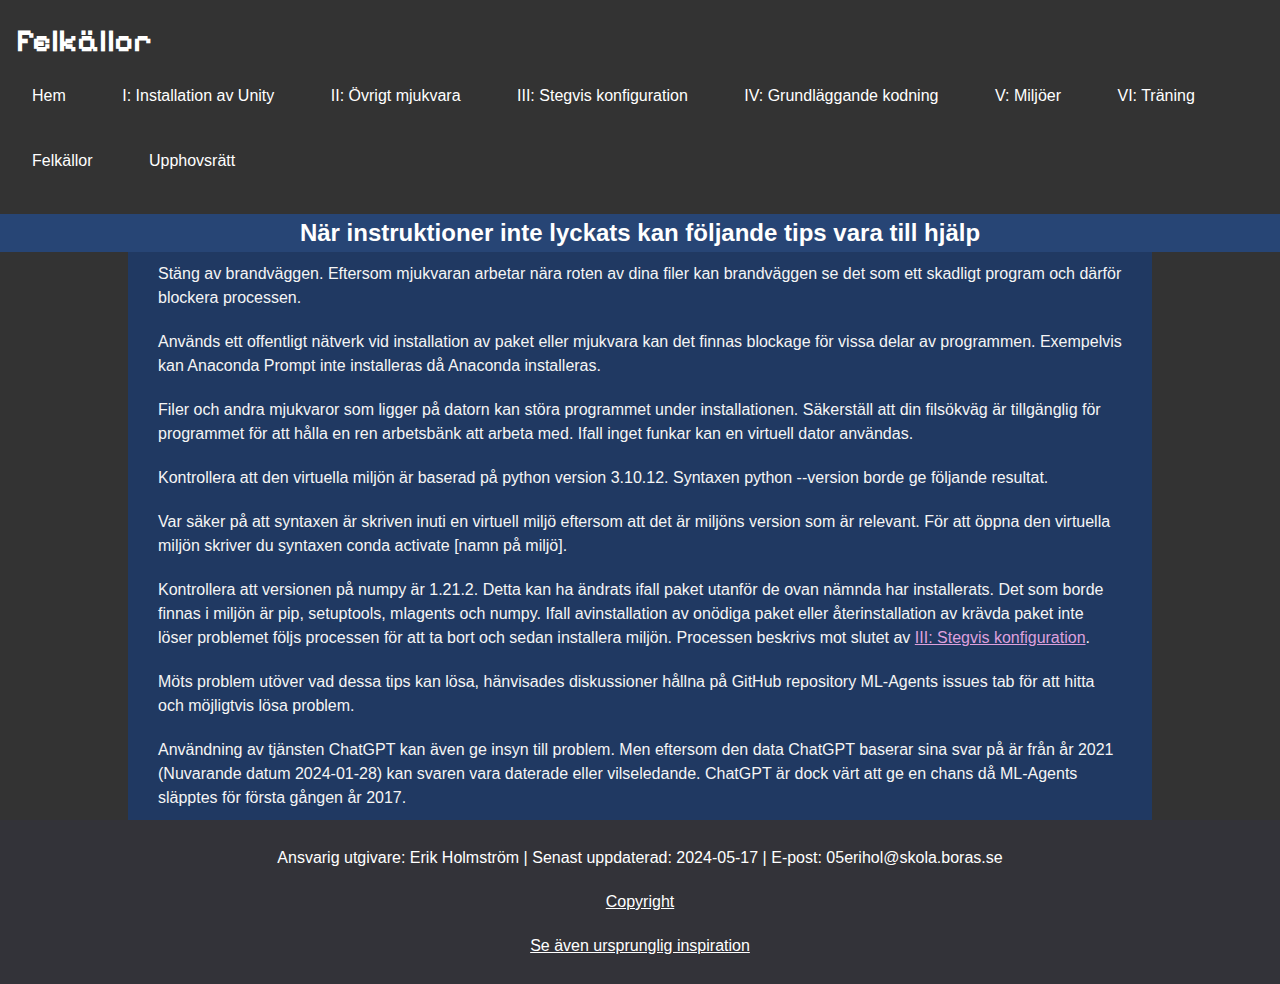
<file: Lektioner/felkallor.html>
<!DOCTYPE html>

<html lang="sv">
    <head>
        <meta charset="utf-8">
        <meta http-equiv="X-UA-Compatible" content="IE=edge">
        <title>UnityRL</title>
        <meta name="description" content="">
        <meta name="viewport" content="width=device-width, initial-scale=1">
        <link rel="stylesheet" href="../style.css">
        <link rel="icon" type="image/x-icon" href="../Bilder/rl.png">


        <!--Google fonts-->
        <link rel="preconnect" href="https://fonts.googleapis.com">
        <link rel="preconnect" href="https://fonts.gstatic.com" crossorigin>

        <link href="https://fonts.googleapis.com/css2?family=Pixelify+Sans:wght@400..700&display=swap" rel="stylesheet">
    
    </head>
    <body>
        <header>
            <h1>Felkällor</h1>
            <nav>
                <ul>
                    <li><a href="../index.html">Hem</a></li>
                    <li><a href="lek1.html">I: Installation av Unity</a></li>
                    <li><a href="lek2.html">II: Övrigt mjukvara</a></li>
                    <li><a href="lek3.html">III: Stegvis konfiguration</a></li>
                    <li><a href="lek4.html">IV: Grundläggande kodning</a></li>
                    <li><a href="lek5.html">V: Miljöer</a></li>
                    <li><a href="lek6.html">VI: Träning</a></li>
                    <li><a href="felkallor.html">Felkällor</a></li>
                    <li><a href="../upphavsratt.html">Upphovsrätt</a></li>
                </ul>
            </nav>
        </header>
        
        <h2>När instruktioner inte lyckats kan följande tips vara till hjälp</h2>
        <div class="flexbox">
            <div class="f3">
                <p>
                    Stäng av brandväggen. Eftersom mjukvaran arbetar nära roten av dina filer kan brandväggen se det som ett skadligt program och därför blockera processen.
                </p>
                <p>
                    Används ett offentligt nätverk vid installation av paket eller mjukvara kan det finnas blockage för vissa delar av programmen. Exempelvis kan Anaconda Prompt inte installeras då Anaconda installeras. 
                </p>
                <p>
                    Filer och andra mjukvaror som ligger på datorn kan störa programmet under installationen. Säkerställ att din filsökväg är tillgänglig för programmet för att hålla en ren arbetsbänk att arbeta med. Ifall inget funkar kan en virtuell dator användas.
                </p>
                <p> 
                    Kontrollera att den virtuella miljön är baserad på python version 3.10.12. Syntaxen  python --version borde ge följande resultat. 
                </p>
                <p>
                    Var säker på att syntaxen är skriven inuti en virtuell miljö eftersom att det är miljöns version som är relevant. För att öppna den virtuella miljön skriver du syntaxen conda activate [namn på miljö].
                </p>
                <p>
                    Kontrollera att versionen på numpy är 1.21.2. Detta kan ha ändrats ifall paket utanför de ovan nämnda har installerats. Det som borde finnas i miljön är pip, setuptools, mlagents och numpy. Ifall avinstallation av onödiga paket eller återinstallation av krävda paket inte löser problemet följs processen för att ta bort och sedan installera miljön. Processen beskrivs mot slutet av <a href="lek3.html">III: Stegvis konfiguration</a>. 
                </p>
                <p>
                    Möts problem utöver vad dessa tips kan lösa, hänvisades diskussioner hållna på GitHub repository ML-Agents issues tab för att hitta och möjligtvis lösa problem.
                </p>
                <p> 
                    Användning av tjänsten ChatGPT kan även ge insyn till problem. Men eftersom den data ChatGPT baserar sina svar på är från år 2021 (Nuvarande datum 2024-01-28) kan svaren vara daterade eller vilseledande. ChatGPT är dock värt att ge en chans då ML-Agents släpptes för första gången år 2017.
                </p>
                
              

            </div>
        </div>  
       


        <script src="../script.js" ></script>    
        <footer class="footer">
            <p>Ansvarig utgivare: Erik Holmström | Senast uppdaterad: 2024-05-17 | E-post: 05erihol@skola.boras.se</p>

            <p><a href="../upphavsratt.html">Copyright</a></p>
        
            <p><a href="../Material/GyarbRL.pdf" target="_blank">Se även ursprunglig inspiration</a></p>
        </footer>
    </body>

</html>
</file>
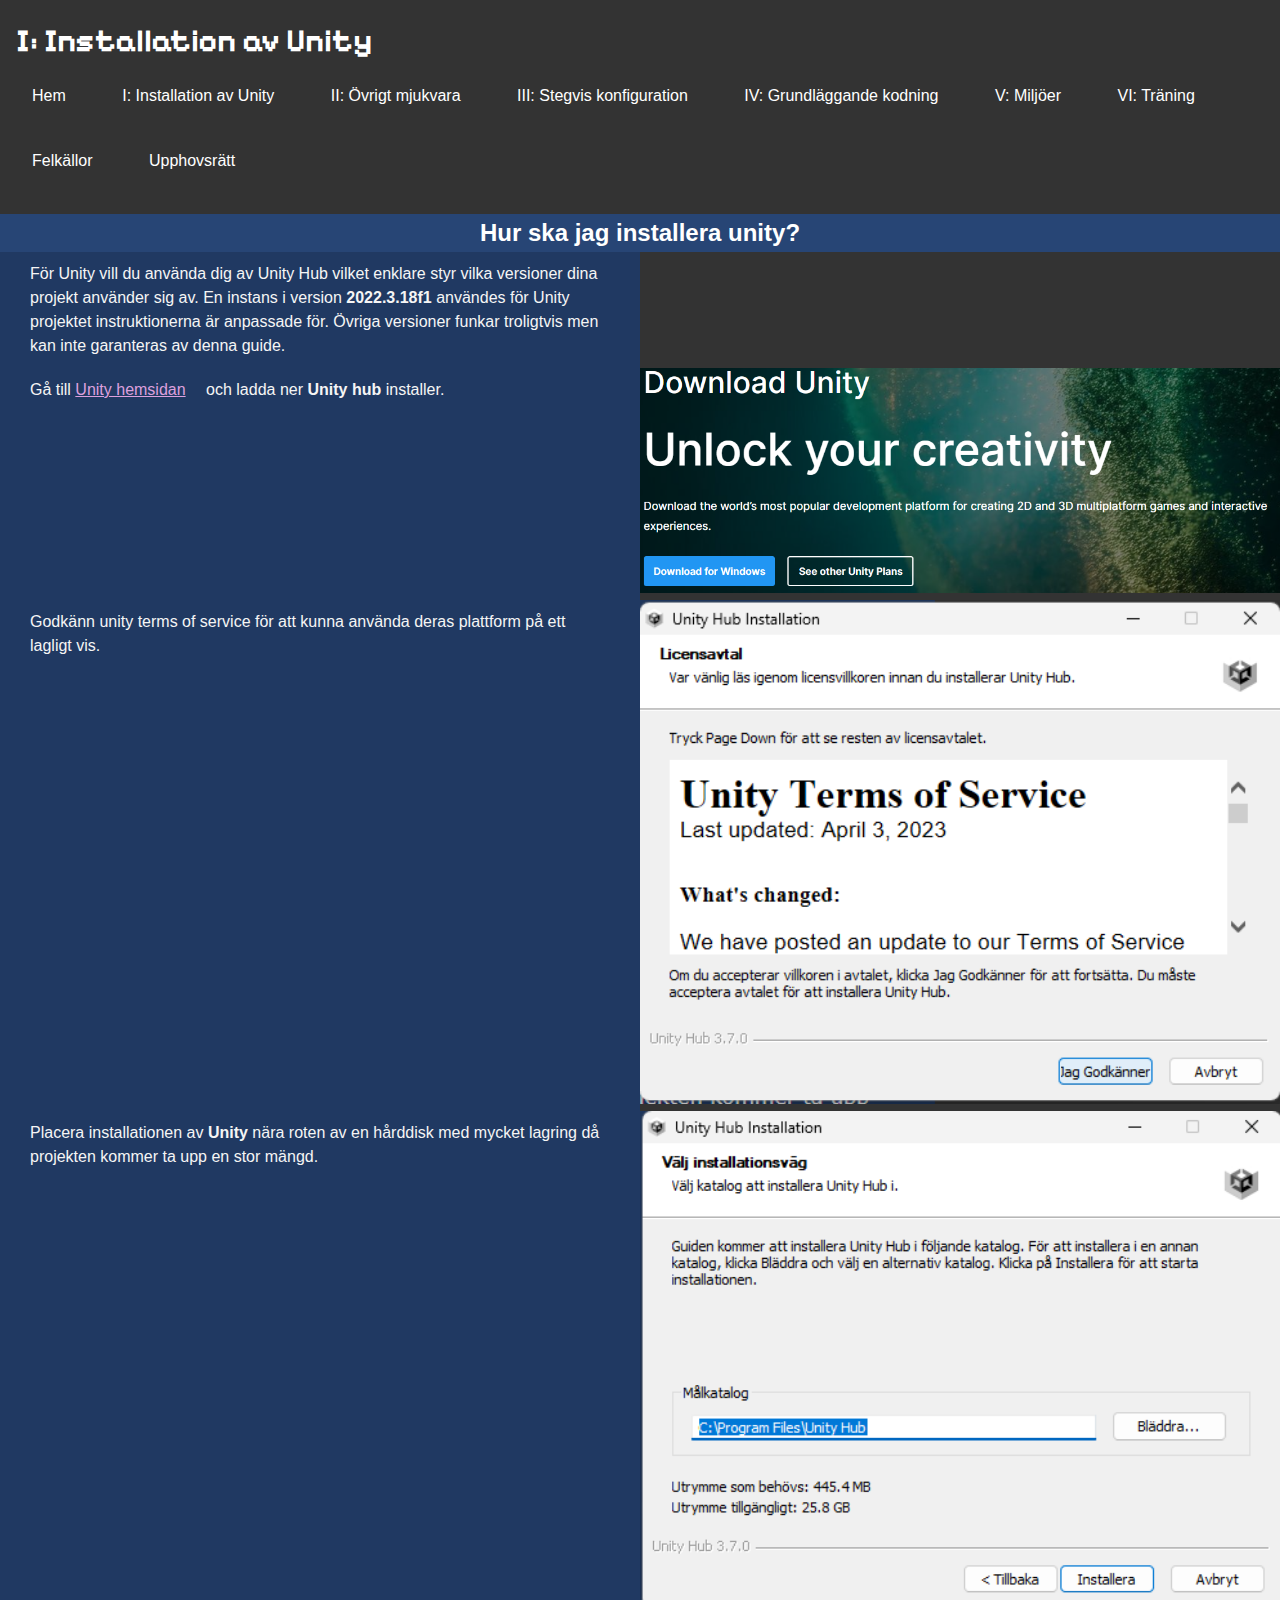
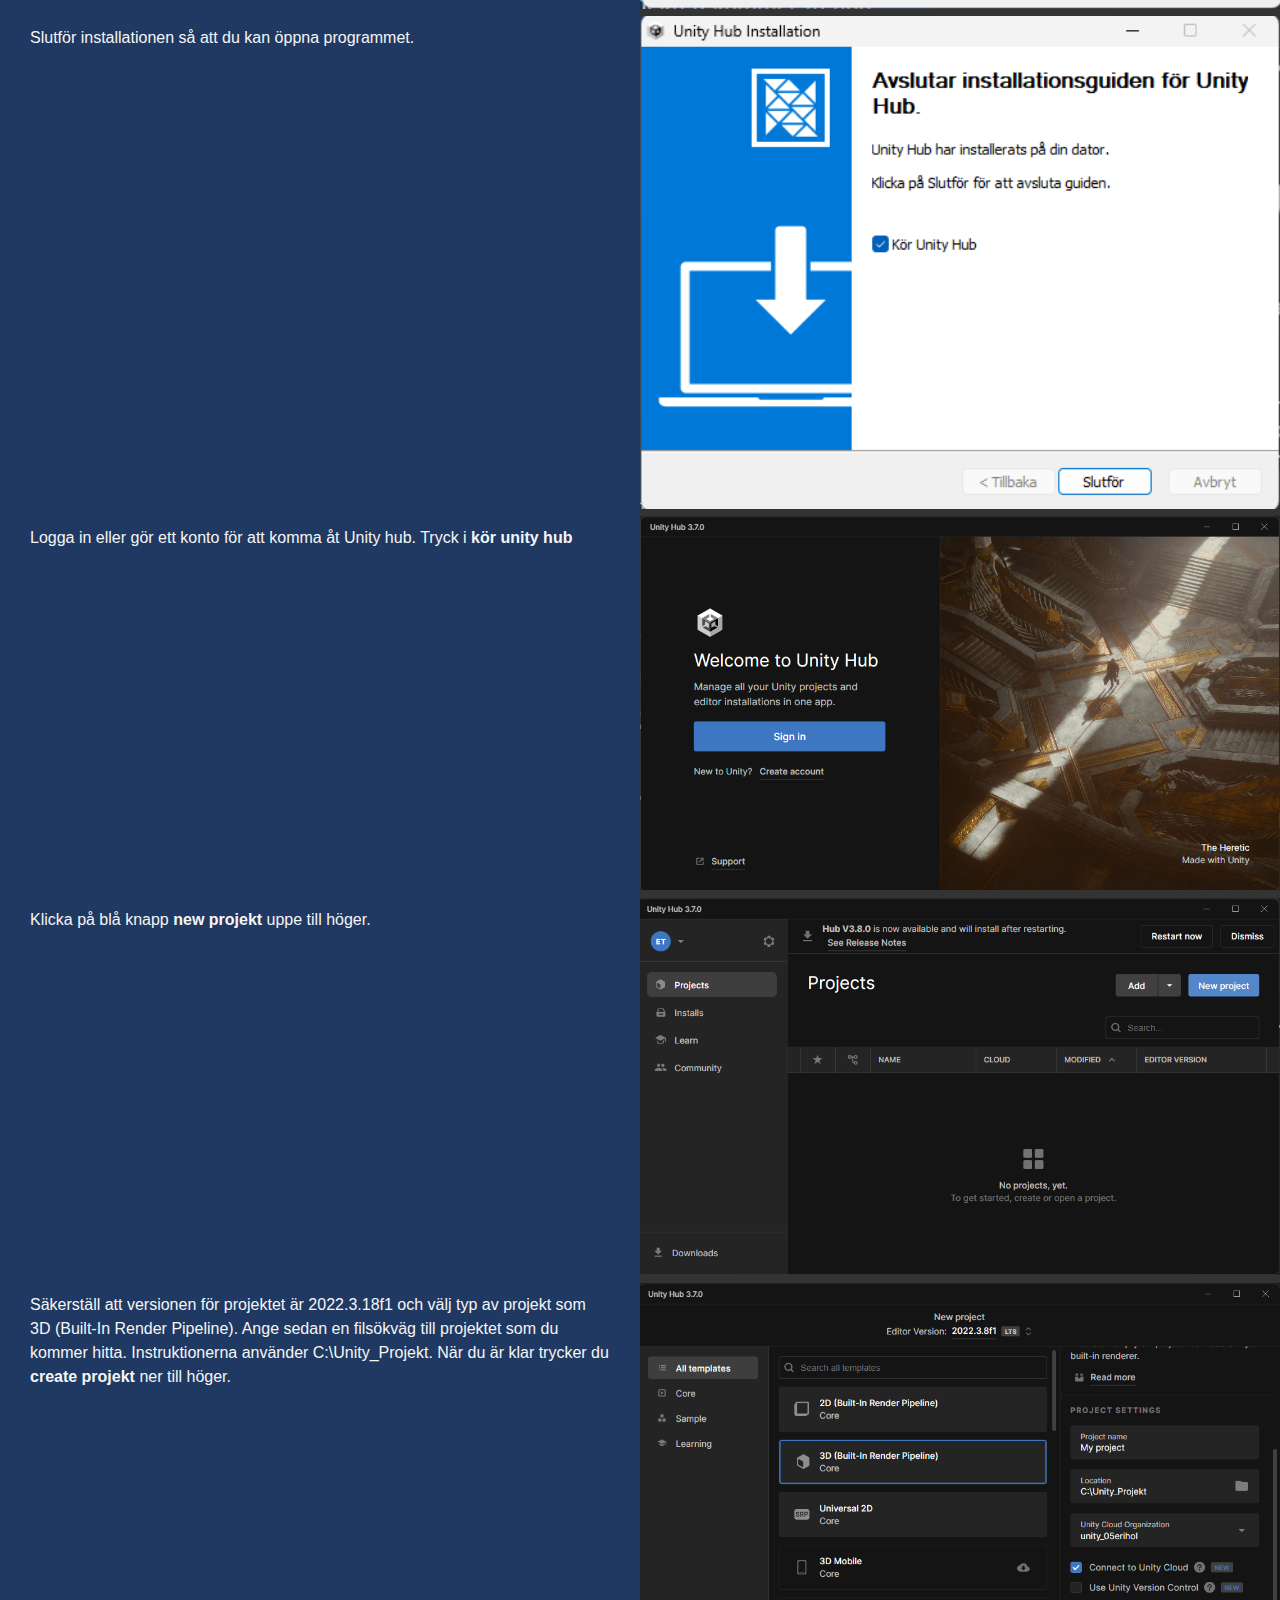
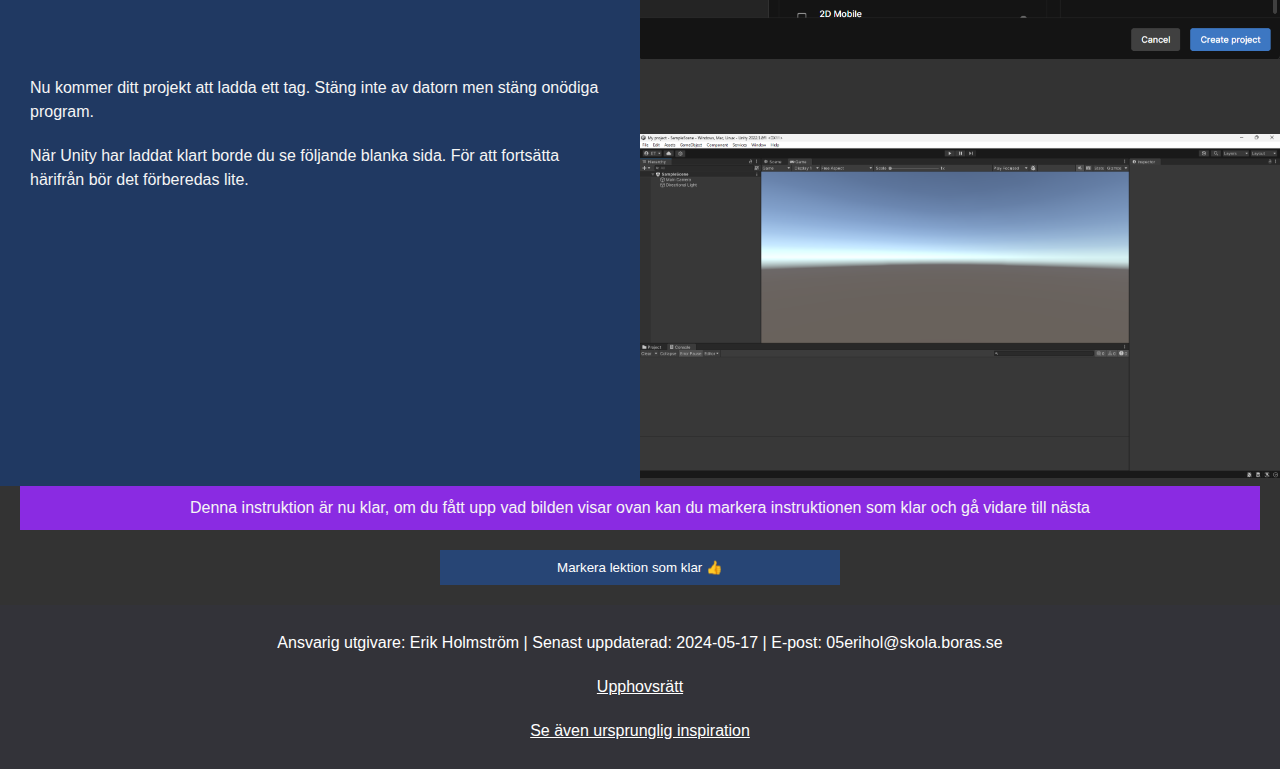
<file: Lektioner/lek1.html>
<!DOCTYPE html>

<html lang="sv">
    <head>
        <meta charset="utf-8">
        <meta http-equiv="X-UA-Compatible" content="IE=edge">
        <title>UnityRL</title>
        <meta name="description" content="">
        <meta name="viewport" content="width=device-width, initial-scale=1">
        <link rel="stylesheet" href="../style.css">
        <link rel="icon" type="image/x-icon" href="../Bilder/rl.png">


        <!--Google fonts-->
        <link rel="preconnect" href="https://fonts.googleapis.com">
        <link rel="preconnect" href="https://fonts.gstatic.com" crossorigin>

        <link href="https://fonts.googleapis.com/css2?family=Pixelify+Sans:wght@400..700&display=swap" rel="stylesheet">
    
    </head>
    <body>
        <header>
            <h1>I: Installation av Unity</h1>
            <nav>
                <ul>
                    <li><a href="../index.html">Hem</a></li>
                    <li><a href="lek1.html">I: Installation av Unity</a></li>
                    <li><a href="lek2.html">II: Övrigt mjukvara</a></li>
                    <li><a href="lek3.html">III: Stegvis konfiguration</a></li>
                    <li><a href="lek4.html">IV: Grundläggande kodning</a></li>
                    <li><a href="lek5.html">V: Miljöer</a></li>
                    <li><a href="lek6.html">VI: Träning</a></li>
                    <li><a href="felkallor.html">Felkällor</a></li>
                    <li><a href="../upphavsratt.html">Upphovsrätt</a></li>
                </ul>
            </nav>
        </header>
        
        <h2>Hur ska jag installera unity?</h2>
        <div class="flexbox">
            <div class="f1">
                <p>
                    För Unity vill du använda dig av Unity Hub vilket enklare styr vilka versioner dina projekt använder sig av. En instans i version <strong>2022.3.18f1</strong> användes för Unity projektet instruktionerna är anpassade för. Övriga versioner funkar troligtvis men kan inte garanteras av denna guide.
                </p>
              

            </div>
            <div class="f2">
                
            </div>
        </div>  

        <div class="flexbox">
            <div class="f1">
                <p>
                    Gå till <a href="https://unity.com/download" target="_blank">Unity hemsidan</a> och ladda ner <strong>Unity hub</strong> installer.
                </p>

            </div>
            <div class="f2">
                <img src="../Bilder/UnityDown.png" alt="Unity Download">    
            </div>
        </div>  

        <div class="flexbox">
            <div class="f1">
                <p>
                    Godkänn unity terms of service för att kunna använda deras plattform på ett lagligt vis.
                </p>

            </div>
            <div class="f2">
                <img src="../Bilder/unitygodkann.png" alt="Unity godkänn">    
            </div>
        </div>  

        <div class="flexbox">
            <div class="f1">
        
                <p>
                    Placera installationen av <strong>Unity</strong> nära roten av en hårddisk med mycket lagring då projekten kommer ta upp en stor mängd.
                </p>

            </div>
            <div class="f2">
                <img src="../Bilder/unityfilvag.png" alt="unity filväg">
            </div>
        </div>  

        <div class="flexbox">
            <div class="f1">
                <p>
                    Slutför installationen så att du kan öppna programmet.
                </p>

            </div>
            <div class="f2">
                <img src="../Bilder/unityslutfar.png" alt="Unity slutför">    
            </div>
        </div>  

        <div class="flexbox">
            <div class="f1">
                <p>
                    Logga in eller gör ett konto för att komma åt Unity hub. Tryck i <strong>kör unity hub</strong>
                </p>

            </div>
            <div class="f2">
                <img src="../Bilder/unitylogin.png" alt="Unity login">    
            </div>
        </div>  

        <div class="flexbox">
            <div class="f1">
                <p>
                    Klicka på blå knapp <strong>new projekt</strong> uppe till höger.
                </p>

            </div>
            <div class="f2">
                <img src="../Bilder/unitynewprojekt.png" alt="Unity nytt projekt">    
            </div>
        </div>  

        <div class="flexbox">
            <div class="f1">
                <p>
                    Säkerställ att versionen för projektet är 2022.3.18f1 och välj typ av projekt som 3D (Built-In Render Pipeline). Ange sedan en filsökväg till projektet som du kommer hitta. Instruktionerna använder C:\Unity_Projekt. 
                    När du är klar trycker du <strong>create projekt</strong> ner till höger.
                </p>

            </div>
            <div class="f2">
                <img src="../Bilder/unityprojektsettings.png" alt="Unity pojekt inställningar">    
            </div>
        </div>  

        <div class="flexbox">
            <div class="f1">
                <p>
                    Nu kommer ditt projekt att ladda ett tag. Stäng inte av datorn men stäng onödiga program.
                </p>

            </div>
            <div class="f2">
                
            </div>
        </div>  

        <div class="flexbox">
            <div class="f1">
                <p>
                    När Unity har laddat klart borde du se följande blanka sida. För att fortsätta härifrån bör det förberedas lite. 
                </p>

            </div>
            <div class="f2">
                <img src="../Bilder/unityblank.png" alt="unity blank">
            </div>
        </div>  

        <p class="comment">Denna instruktion är nu klar, om du fått upp vad bilden visar ovan kan du markera instruktionen som klar och gå vidare till nästa</p>

        <form id="integerForm">
            <input type="number" id="integerInput" name="integerInput" value="1" disabled hidden> 
            <button type="submit">Markera lektion som klar 👍</button>
        </form>
        
        <script src="../scriptLC.js"></script>
        <script src="../script.js"></script>
        <footer class="footer">
            <p>Ansvarig utgivare: Erik Holmström | Senast uppdaterad: 2024-05-17 | E-post: 05erihol@skola.boras.se</p>
    
            <p><a href="../upphavsratt.html">Upphovsrätt</a></p>
           
            <p><a href="../Material/GyarbRL.pdf" target="_blank">Se även ursprunglig inspiration</a></p>
        </footer>
    </body>
</html>
</file>
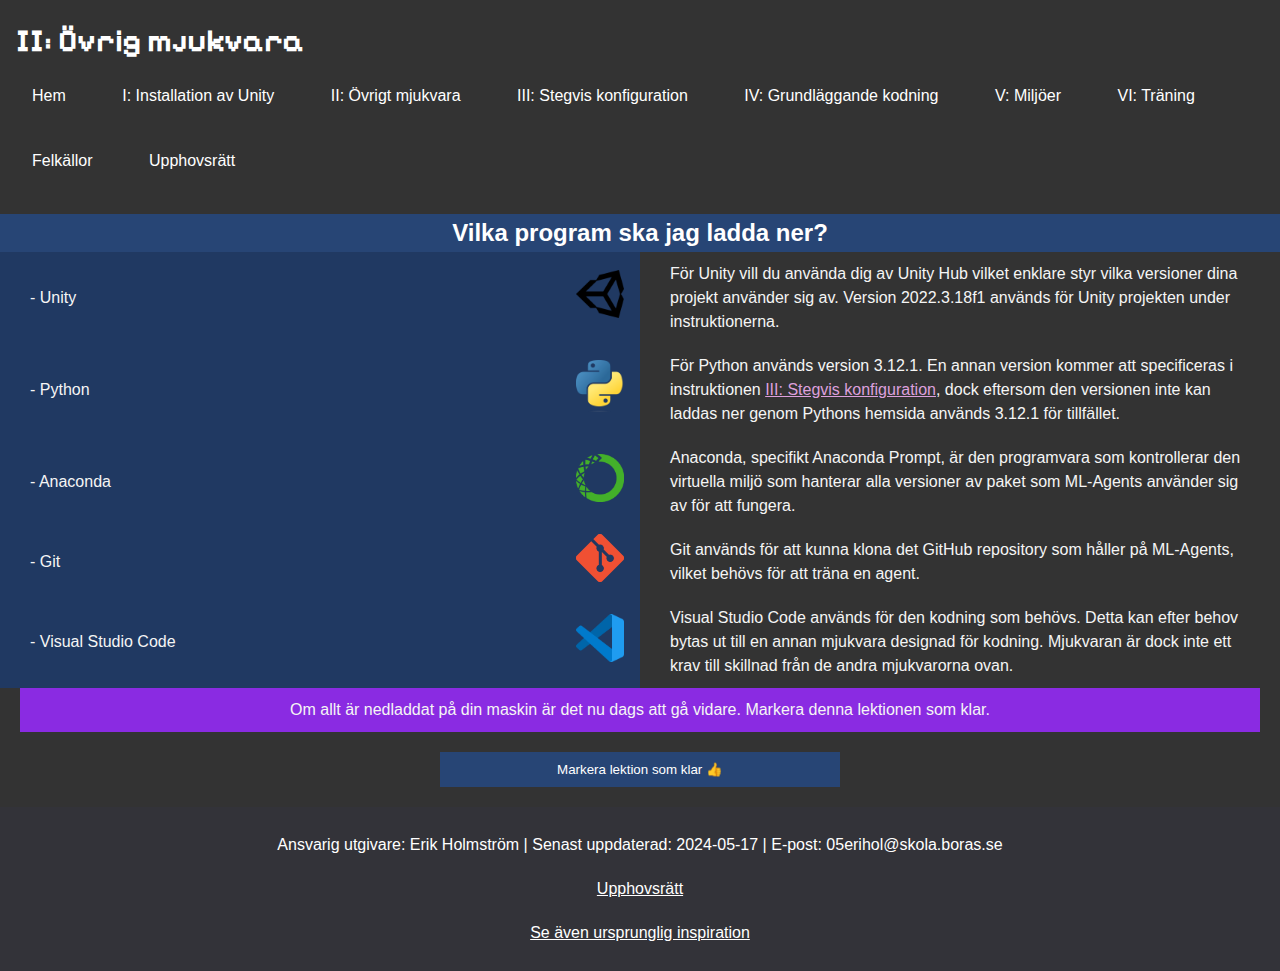
<file: Lektioner/lek2.html>
<!DOCTYPE html>

<html lang="sv">
    <head>
        <meta charset="utf-8">
        <meta http-equiv="X-UA-Compatible" content="IE=edge">
        <title>UnityRL</title>
        <meta name="description" content="">
        <meta name="viewport" content="width=device-width, initial-scale=1">
        <link rel="stylesheet" href="../style.css">
        <link rel="icon" type="image/x-icon" href="../Bilder/rl.png">

        <!--Google fonts-->
        <link rel="preconnect" href="https://fonts.googleapis.com">
        <link rel="preconnect" href="https://fonts.gstatic.com" crossorigin>

        <link href="https://fonts.googleapis.com/css2?family=Pixelify+Sans:wght@400..700&display=swap" rel="stylesheet">
        
    </head>
    <body>
        <header>
            <h1>II: Övrig mjukvara</h1>
            <nav>
                <ul>
                    <li><a href="../index.html">Hem</a></li>
                    <li><a href="lek1.html">I: Installation av Unity</a></li>
                    <li><a href="lek2.html">II: Övrigt mjukvara</a></li>
                    <li><a href="lek3.html">III: Stegvis konfiguration</a></li>
                    <li><a href="lek4.html">IV: Grundläggande kodning</a></li>
                    <li><a href="lek5.html">V: Miljöer</a></li>
                    <li><a href="lek6.html">VI: Träning</a></li>
                    <li><a href="felkallor.html">Felkällor</a></li>
                    <li><a href="../upphavsratt.html">Upphovsrätt</a></li>
                </ul>
            </nav>
        </header>
        

        <h2>Vilka program ska jag ladda ner?</h2>
        <div class="flexbox">
            <div class="f1 f1lek">
                <p>- Unity</p> 
                <a href="https://unity.com/download" target="_blank"><img src="../Bilder/unity-512.png" alt="unity logo"></a>
                
            </div>
            <div class="f2">
                <p>
                    För Unity vill du använda dig av Unity Hub vilket enklare styr vilka versioner dina projekt använder sig av. Version 2022.3.18f1 används för Unity projekten under instruktionerna.
                </p>
            </div>
        </div>  

        <div class="flexbox">
            <div class="f1 f1lek">
                <p> - Python</p>
                <a href="https://www.python.org/downloads/" target="_blank"><img src="../Bilder/Python-logo-notext.svg.png" alt="python logo"></a>
            </div>
            <div class="f2">
                <p>
                    För Python används version 3.12.1. En annan version kommer att specificeras i instruktionen <a href="lek3.html">III: Stegvis konfiguration</a>, dock eftersom den versionen inte kan laddas ner genom Pythons hemsida används 3.12.1 för tillfället.
                </p>
            </div>
        </div>

        <div class="flexbox">
            <div class="f1 f1lek">
                <p> - Anaconda</p>
                <a href="https://www.anaconda.com/" target="_blank"><img src="../Bilder/anaconda.png" alt="anaconda logo"></a>
            </div>
            <div class="f2">
                <p>
                    Anaconda, specifikt Anaconda Prompt, är den programvara som kontrollerar den virtuella miljö som hanterar alla versioner av paket som ML-Agents använder sig av för att fungera.
                </p>
            </div>
        </div>

        <div class="flexbox">
            <div class="f1 f1lek">
                <p> - Git</p>
                <a href="https://git-scm.com/" target="_blank"><img src="../Bilder/Git.png" alt="git logo"></a>
            </div>
            <div class="f2">
                <p>
                    Git används för att kunna klona det GitHub repository som håller på ML-Agents, vilket behövs för att träna en agent.
                </p>
            </div>
        </div>

        <div class="flexbox">
            <div class="f1 f1lek">
                <p> - Visual Studio Code</p>
                <a href="https://code.visualstudio.com/" target="_blank"><img src="../Bilder/visual-studio-code-icon.png" alt="vscode logo"></a>
            </div>
            <div class="f2">
                <p>
                    Visual Studio Code används för den kodning som behövs. Detta kan efter behov bytas ut till en annan mjukvara designad för kodning. Mjukvaran är dock inte ett krav till skillnad från de andra mjukvarorna ovan.
                </p>
            </div>
        </div>

        <p class="comment">
            Om allt är nedladdat på din maskin är det nu dags att gå vidare. Markera denna lektionen som klar.
        </p>

        


        <form id="integerForm">
            <input type="number" id="integerInput" name="integerInput" value="2" disabled hidden> 
            <button type="submit">Markera lektion som klar 👍</button>
        </form>
        
        <script src="../scriptLC.js"></script>
        <script src="../script.js"></script>

        <footer class="footer">
            <p>Ansvarig utgivare: Erik Holmström | Senast uppdaterad: 2024-05-17 | E-post: 05erihol@skola.boras.se</p>
    
            <p><a href="../upphavsratt.html">Upphovsrätt</a></p>
           
            <p><a href="../Material/GyarbRL.pdf" target="_blank">Se även ursprunglig inspiration</a></p>
        </footer>
    </body>
</html>
</file>
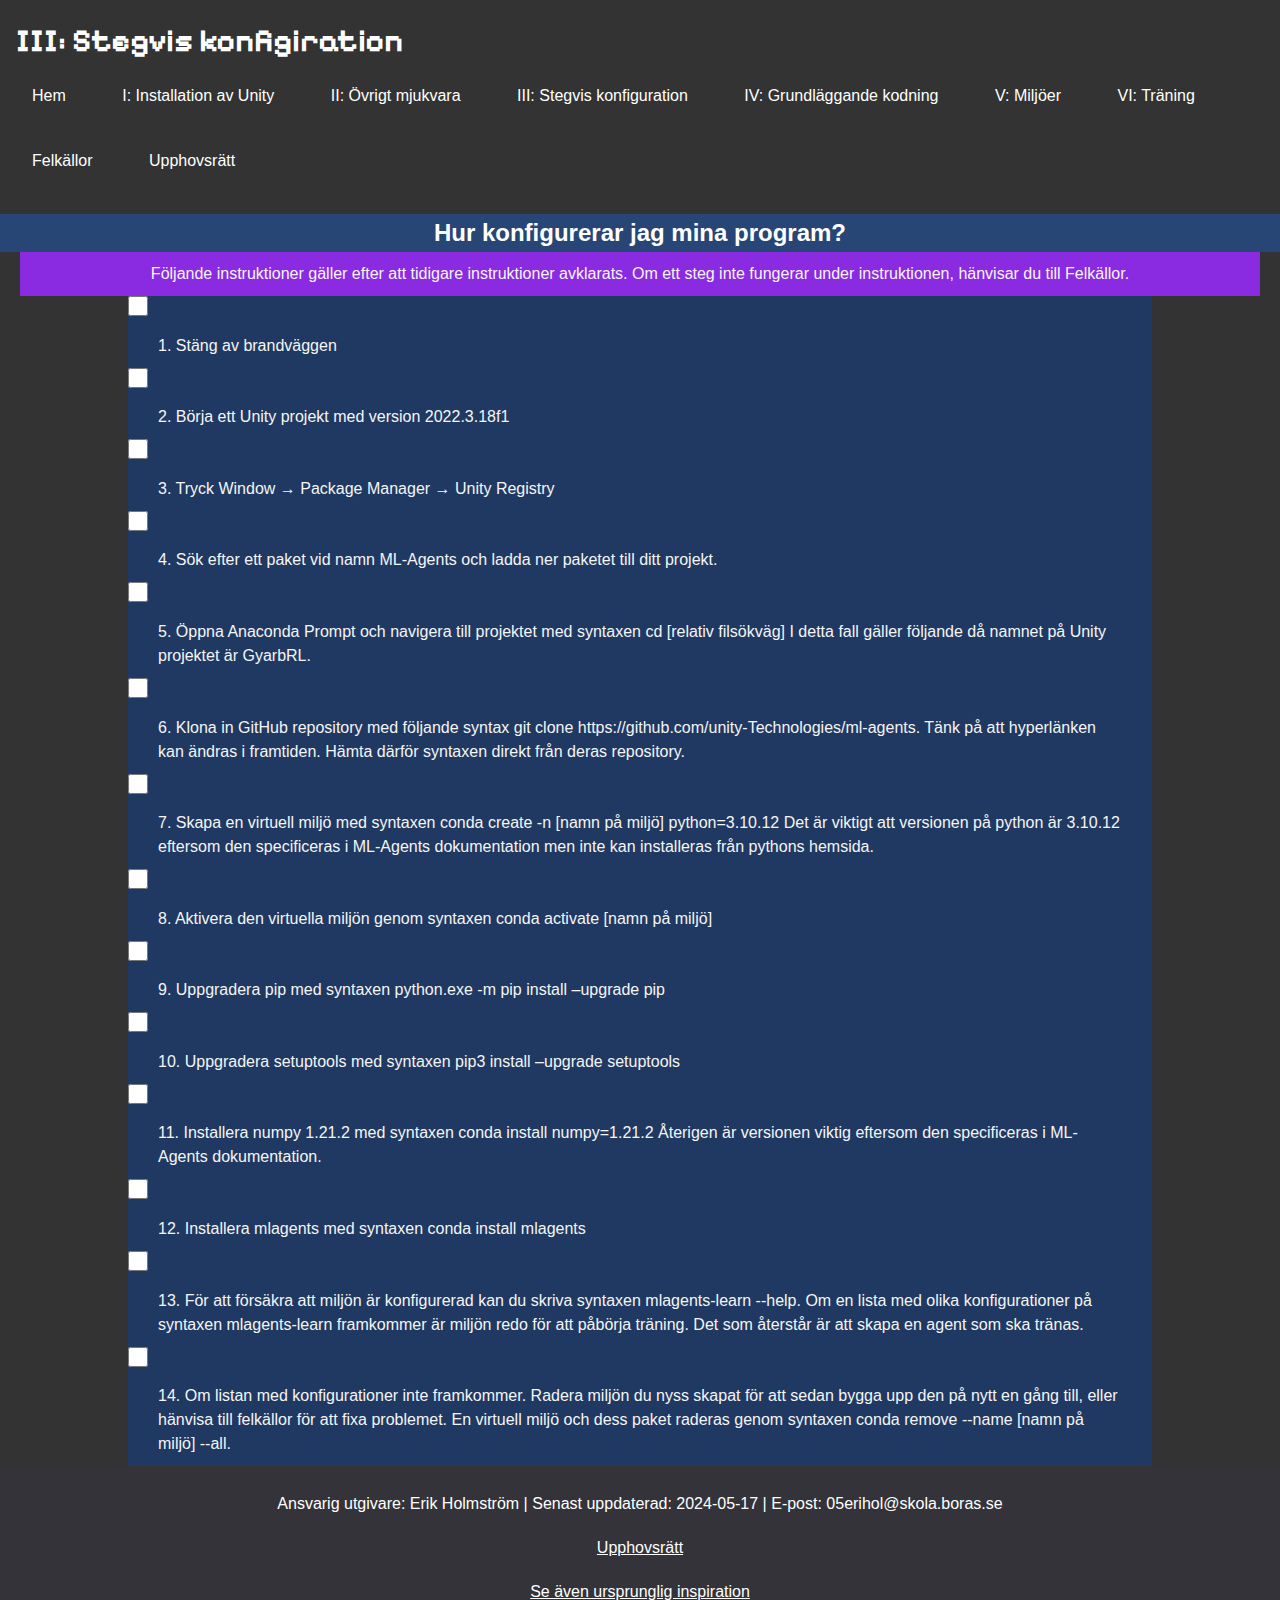
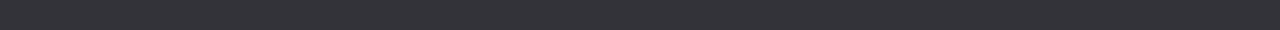
<file: Lektioner/lek3.html>
<!DOCTYPE html>
<html lang="sv">
<head>
    <meta charset="utf-8">
    <meta http-equiv="X-UA-Compatible" content="IE=edge">
    <title>UnityRL</title>
    <meta name="description" content="">
    <meta name="viewport" content="width=device-width, initial-scale=1">
    <link rel="stylesheet" href="../style.css">
    <link rel="icon" type="image/x-icon" href="../Bilder/rl.png">

    <!-- Google fonts -->
    <link rel="preconnect" href="https://fonts.googleapis.com">
    <link rel="preconnect" href="https://fonts.gstatic.com" crossorigin>
    <link href="https://fonts.googleapis.com/css2?family=Pixelify+Sans:wght@400..700&display=swap" rel="stylesheet">
</head>
<body>
    <header>
        <h1>III: Stegvis konfigiration</h1>
        <nav>
            <ul>
                <li><a href="../index.html">Hem</a></li>
                <li><a href="lek1.html">I: Installation av Unity</a></li>
                <li><a href="lek2.html">II: Övrigt mjukvara</a></li>
                <li><a href="lek3.html">III: Stegvis konfiguration</a></li>
                <li><a href="lek4.html">IV: Grundläggande kodning</a></li>
                <li><a href="lek5.html">V: Miljöer</a></li>
                <li><a href="lek6.html">VI: Träning</a></li>
                <li><a href="felkallor.html">Felkällor</a></li>
                <li><a href="../upphavsratt.html">Upphovsrätt</a></li>
            </ul>
        </nav>
    </header>
    
    <h2>Hur konfigurerar jag mina program?</h2>
    <p class="comment">
        Följande instruktioner gäller efter att tidigare instruktioner avklarats. Om ett steg inte fungerar under instruktionen, hänvisar du till Felkällor.
    </p>
    <div class="flexbox">
        <div class="f3" id="instructions">
            <p>
                1. Stäng av brandväggen
            </p>
            
            <p>
                2. Börja ett Unity projekt med version 2022.3.18f1
            </p>
            
            <p>
                3. Tryck Window → Package Manager → Unity Registry 
            </p>
            
            <p>
                4. Sök efter ett paket vid namn ML-Agents och ladda ner paketet till ditt projekt.
            </p>
            
            <p>
                5. Öppna Anaconda Prompt och navigera till projektet med syntaxen cd [relativ filsökväg]
                I detta fall gäller följande då namnet på Unity projektet är GyarbRL. 
            </p>
            
            <p>
                6. Klona in GitHub repository med följande syntax git clone https://github.com/unity-Technologies/ml-agents. Tänk på att hyperlänken kan ändras i framtiden. Hämta därför syntaxen direkt från deras repository.
            </p>
            
            <p>
                7. Skapa en virtuell miljö med syntaxen conda create -n [namn på miljö] python=3.10.12
                Det är viktigt att versionen på python är 3.10.12 eftersom den specificeras i ML-Agents dokumentation men inte kan installeras från pythons hemsida. 
            </p>
            
            <p>
                8. Aktivera den virtuella miljön genom syntaxen conda activate [namn på miljö]
            </p>
            
            <p>
                9. Uppgradera pip med syntaxen python.exe -m pip install –upgrade pip
            </p>
            
            <p>
                10. Uppgradera setuptools med syntaxen pip3 install –upgrade setuptools
            </p>
            
            <p>
                11. Installera numpy 1.21.2 med syntaxen conda install numpy=1.21.2
                Återigen är versionen viktig eftersom den specificeras i ML-Agents dokumentation.
            </p>
            
            <p>
                12. Installera mlagents med syntaxen conda install mlagents
            </p>
            
            <p>
                13. För att försäkra att miljön är konfigurerad kan du skriva syntaxen mlagents-learn --help. Om en lista med olika konfigurationer på syntaxen mlagents-learn framkommer är miljön redo för att påbörja träning. Det som återstår är att skapa en agent som ska tränas.
            </p>
            
            <p>
                14. Om listan med konfigurationer inte framkommer. Radera miljön du nyss skapat för att sedan bygga upp den på nytt en gång till, eller hänvisa till felkällor för att fixa problemet. En virtuell miljö och dess paket raderas genom syntaxen conda remove --name [namn på miljö] --all.
            </p>
        </div>
    </div>  

    
    <script src="../bocklada.js"></script>
    <script src="../script.js"></script>

    <footer class="footer">
        <p>Ansvarig utgivare: Erik Holmström | Senast uppdaterad: 2024-05-17 | E-post: 05erihol@skola.boras.se</p>
        <p><a href="../upphavsratt.html">Upphovsrätt</a></p>
        <p><a href="../Material/GyarbRL.pdf" target="_blank">Se även ursprunglig inspiration</a></p>
    </footer>
</body>
</html>
</file>
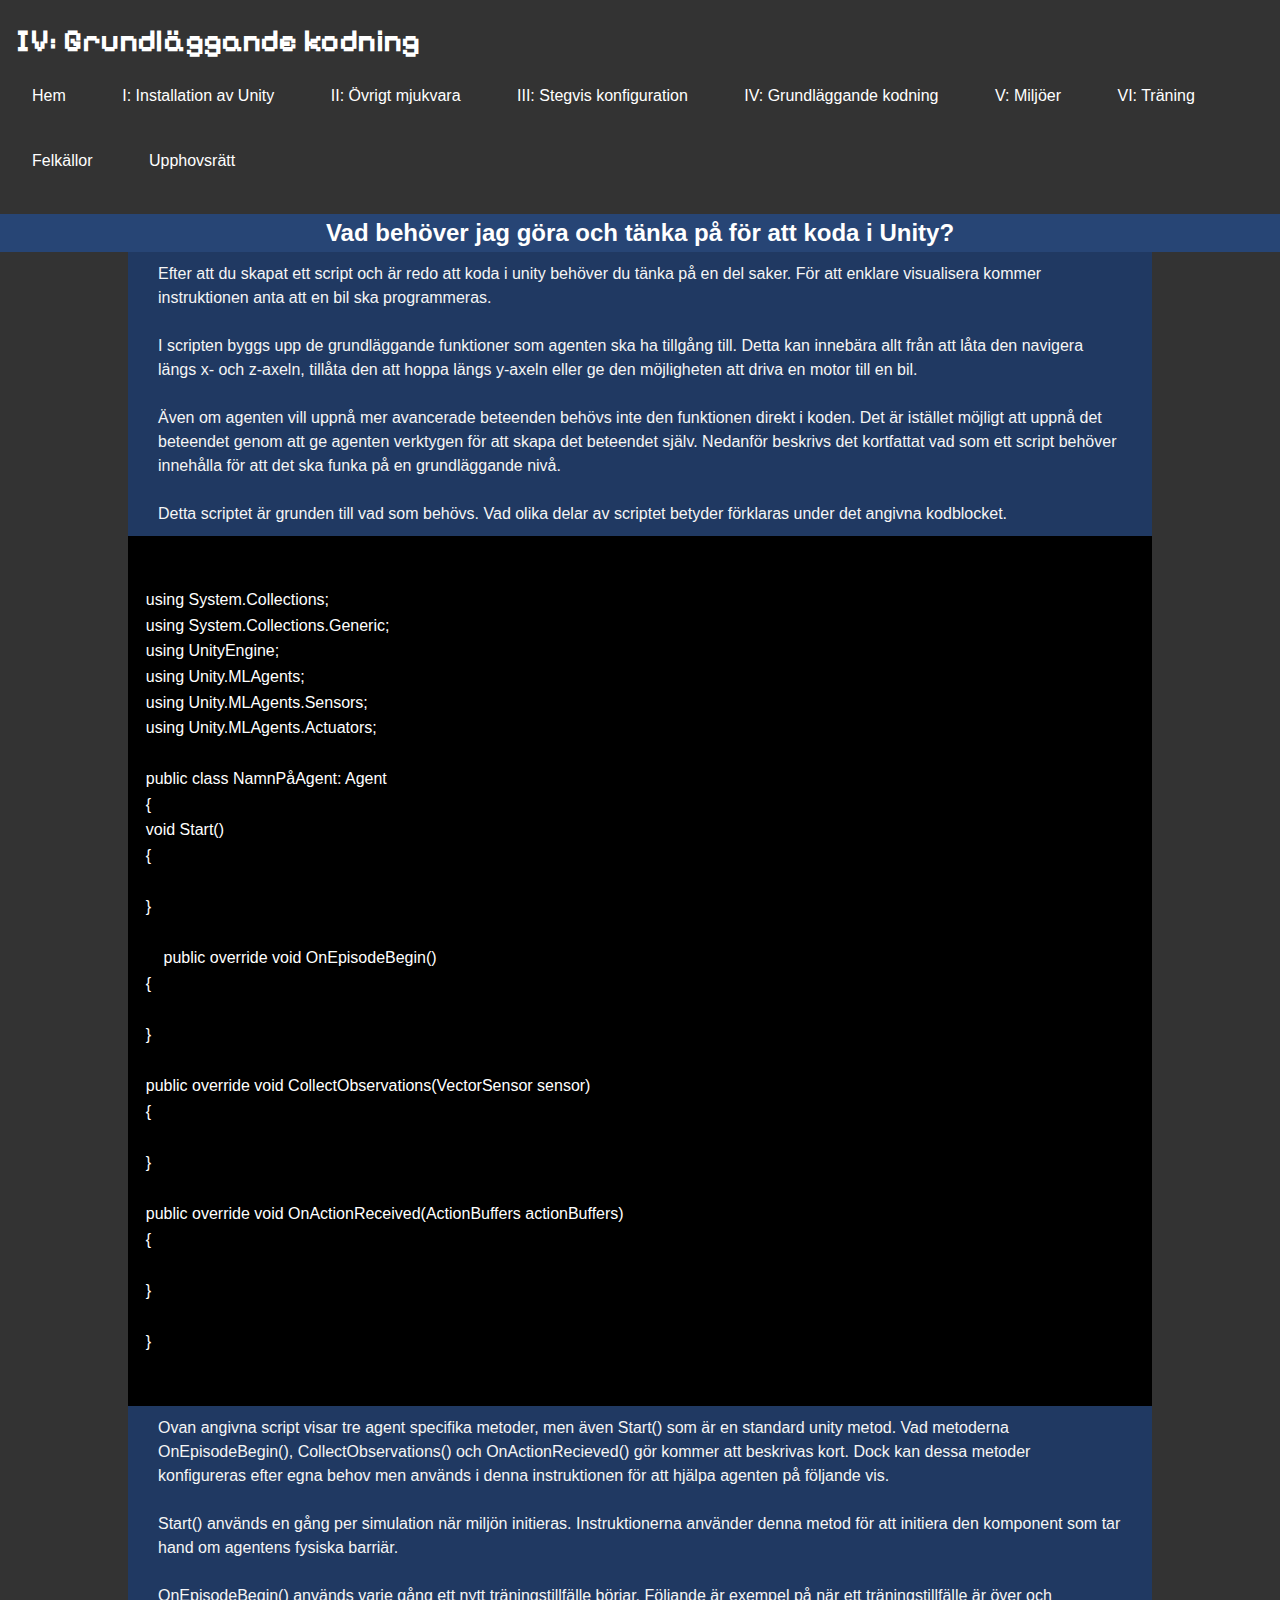
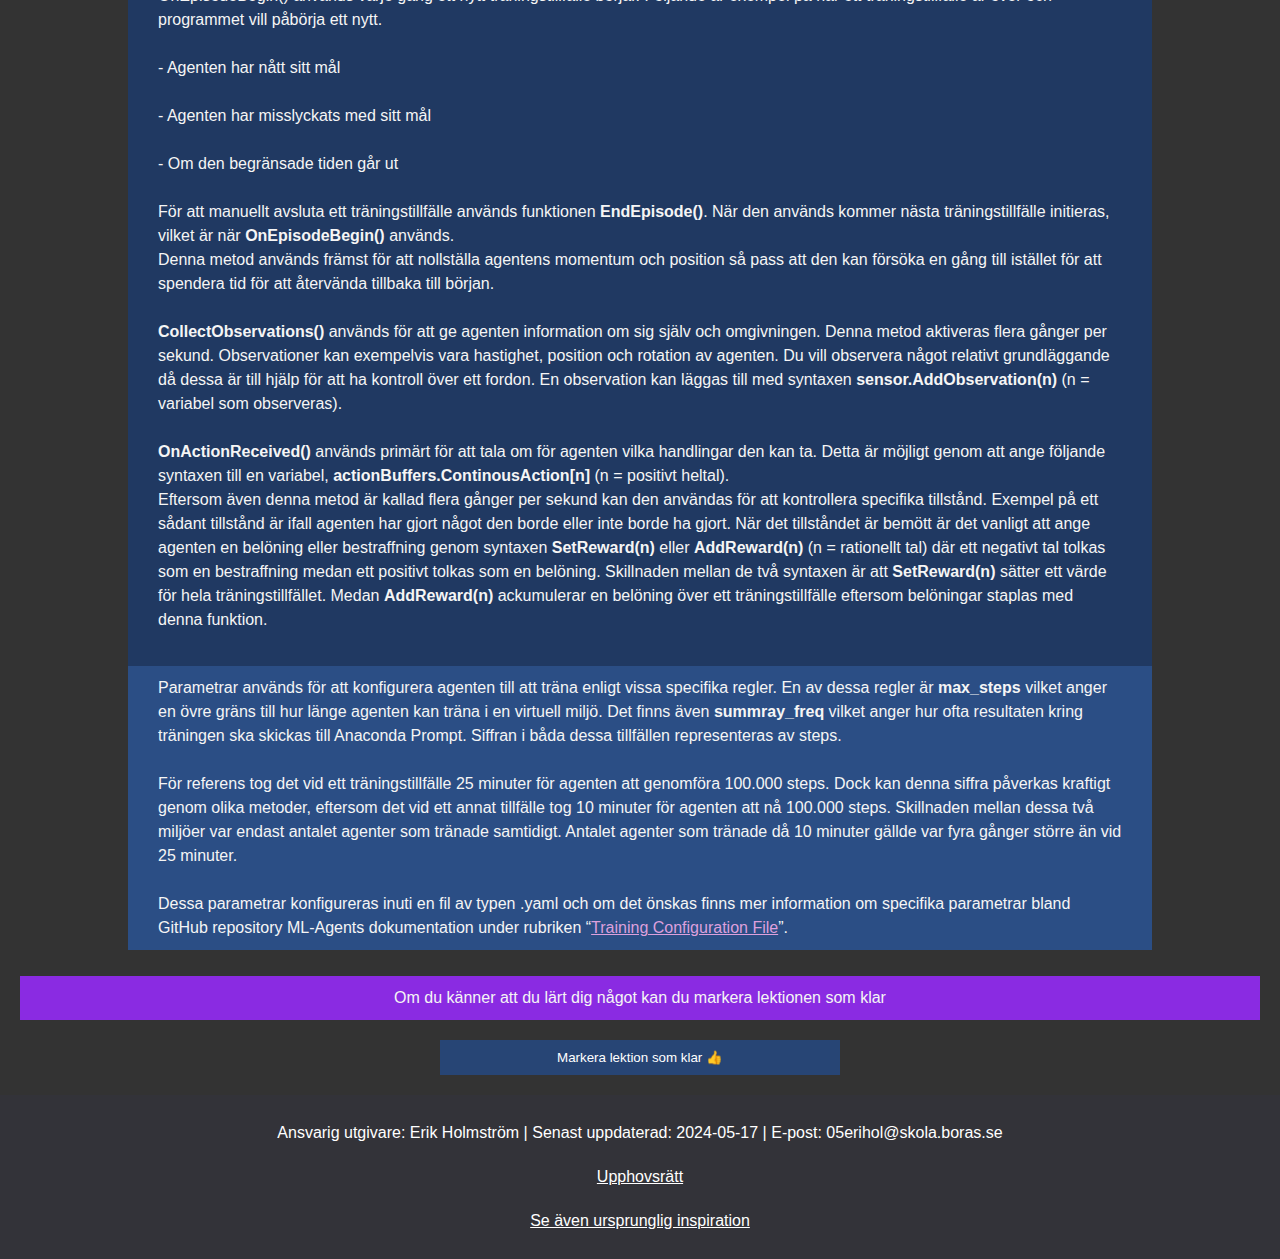
<file: Lektioner/lek4.html>
<!DOCTYPE html>

<html lang="sv">
    <head>
        <meta charset="utf-8">
        <meta http-equiv="X-UA-Compatible" content="IE=edge">
        <title>UnityRL</title>
        <meta name="description" content="">
        <meta name="viewport" content="width=device-width, initial-scale=1">
        <link rel="stylesheet" href="../style.css">
        <link rel="icon" type="image/x-icon" href="../Bilder/rl.png">

        <!--Google fonts-->
        <link rel="preconnect" href="https://fonts.googleapis.com">
        <link rel="preconnect" href="https://fonts.gstatic.com" crossorigin>

        <link href="https://fonts.googleapis.com/css2?family=Pixelify+Sans:wght@400..700&display=swap" rel="stylesheet">
    </head>
    <body>
        <header>
            <h1>IV: Grundläggande kodning</h1>
            <nav>
                <ul>
                    <li><a href="../index.html">Hem</a></li>
                    <li><a href="lek1.html">I: Installation av Unity</a></li>
                    <li><a href="lek2.html">II: Övrigt mjukvara</a></li>
                    <li><a href="lek3.html">III: Stegvis konfiguration</a></li>
                    <li><a href="lek4.html">IV: Grundläggande kodning</a></li>
                    <li><a href="lek5.html">V: Miljöer</a></li>
                    <li><a href="lek6.html">VI: Träning</a></li>
                    <li><a href="felkallor.html">Felkällor</a></li>
                    <li><a href="../upphavsratt.html">Upphovsrätt</a></li>
                </ul>
            </nav>
        </header>
        
        <h2>Vad behöver jag göra och tänka på för att koda i Unity?</h2>
        <div class="flexbox">
            <div class="f3">

        <p>
Efter att du skapat ett script och är redo att koda i unity behöver du tänka på en del saker. För att enklare visualisera kommer instruktionen anta att en bil ska programmeras.
<br><br>
I scripten byggs upp de grundläggande funktioner som agenten ska ha tillgång till. Detta kan innebära allt från att låta den navigera längs x- och z-axeln, tillåta den att hoppa längs y-axeln eller ge den möjligheten att driva en motor till en bil. 
<br><br>
Även om agenten vill uppnå mer avancerade beteenden behövs inte den funktionen direkt i koden. Det är istället möjligt att uppnå det beteendet genom att ge agenten verktygen för att skapa det beteendet själv. Nedanför beskrivs det kortfattat vad som ett script behöver innehålla för att det ska funka på en grundläggande nivå. 
<br><br>
Detta scriptet är grunden till vad som behövs. Vad olika delar av scriptet betyder förklaras under det angivna kodblocket.
</p>
<pre>
<code>

    using System.Collections;
    using System.Collections.Generic;
    using UnityEngine;
    using Unity.MLAgents;
    using Unity.MLAgents.Sensors;
    using Unity.MLAgents.Actuators;
    
    public class NamnPåAgent: Agent
    {
    void Start() 
    {
    
    }
    
        public override void OnEpisodeBegin() 
    {
        
    }
    
    public override void CollectObservations(VectorSensor sensor)
    {
    
    }
    
    public override void OnActionReceived(ActionBuffers actionBuffers)
    {
    
    }        
    
    }

</code>
</pre>

<p>
Ovan angivna script visar tre agent specifika metoder, men även Start() som är en standard unity metod. Vad metoderna OnEpisodeBegin(), CollectObservations() och OnActionRecieved() gör kommer att beskrivas kort. Dock kan dessa metoder konfigureras efter egna behov men används i denna instruktionen för att hjälpa agenten på följande vis.
<br><br>
Start() används en gång per simulation när miljön initieras. Instruktionerna använder denna metod för att initiera den komponent som tar hand om agentens fysiska barriär. 
<br><br>
OnEpisodeBegin() används varje gång ett nytt träningstillfälle börjar. Följande är exempel på när ett träningstillfälle är över och programmet vill påbörja ett nytt. 
<br><br>

    - Agenten har nått sitt mål <br><br>
    - Agenten har misslyckats med sitt mål <br><br>
    - Om den begränsade tiden går ut <br>

<br>
För att manuellt avsluta ett träningstillfälle används funktionen <strong>EndEpisode()</strong>. När den används kommer nästa träningstillfälle initieras, vilket är när <strong>OnEpisodeBegin()</strong> används.
<br>
Denna metod används främst för att nollställa agentens momentum och position så pass att den kan försöka en gång till istället för att spendera tid för att återvända tillbaka till början.
<br><br>
<strong>CollectObservations()</strong> används för att ge agenten information om sig själv och omgivningen. Denna metod aktiveras flera gånger per sekund. Observationer kan exempelvis vara hastighet, position och rotation av agenten. Du vill observera något relativt grundläggande då dessa är till hjälp för att ha kontroll över ett fordon. En observation kan läggas till med syntaxen <strong>sensor.AddObservation(n)</strong> (n = variabel som observeras).
<br><br>
<strong>OnActionReceived()</strong> används primärt för att tala om för agenten vilka handlingar den kan ta. Detta är möjligt genom att ange följande syntaxen till en variabel, <strong>actionBuffers.ContinousAction[n]</strong> (n = positivt heltal). 
<br>
Eftersom även denna metod är kallad flera gånger per sekund kan den användas för att kontrollera specifika tillstånd. Exempel på ett sådant tillstånd är ifall agenten har gjort något den borde eller inte borde ha gjort. När det tillståndet är bemött är det vanligt att ange agenten en belöning eller bestraffning genom syntaxen <strong>SetReward(n)</strong> eller <strong>AddReward(n)</strong> (n = rationellt tal) där ett negativt tal tolkas som en bestraffning medan ett positivt tolkas som en belöning. Skillnaden mellan de två syntaxen är att <strong>SetReward(n)</strong> sätter ett värde för hela träningstillfället. Medan <strong>AddReward(n)</strong> ackumulerar en belöning över ett träningstillfälle eftersom belöningar staplas med denna funktion.
<br><br>

<div class="parametrar">
    <p>
        Parametrar används för att konfigurera agenten till att träna enligt vissa specifika regler. En av dessa regler är <strong>max_steps</strong> vilket anger en övre gräns till hur länge agenten kan träna i en virtuell miljö. Det finns även <strong>summray_freq</strong> vilket anger hur ofta resultaten kring träningen ska skickas till Anaconda Prompt. Siffran i båda dessa tillfällen representeras av steps. 
        <br><br>
        För referens tog det vid ett träningstillfälle 25 minuter för agenten att genomföra 100.000 steps. Dock kan denna siffra påverkas kraftigt genom olika metoder, eftersom det vid ett annat tillfälle tog 10 minuter för agenten att nå 100.000 steps. Skillnaden mellan dessa två miljöer var endast antalet agenter som tränade samtidigt. Antalet agenter som tränade då 10 minuter gällde var fyra gånger större än vid 25 minuter. 
        <br><br>
        Dessa parametrar konfigureras inuti en fil av typen .yaml och om det önskas finns mer information om specifika parametrar bland GitHub repository ML-Agents dokumentation under rubriken “<a href="https://github.com/Unity-Technologies/ml-agents/blob/develop/docs/Training-Configuration-File.md" target="_blank">Training Configuration File</a>”. 
    </p>
</div>






       
</div></div>
<br>
<p class="comment">Om du känner att du lärt dig något kan du markera lektionen som klar</p>

        <form id="integerForm">
            <input type="number" id="integerInput" name="integerInput" value="4" disabled hidden> 
            <button type="submit">Markera lektion som klar 👍</button>
        </form>

        <script src="../scriptLC.js"></script>
        <script src="../script.js"></script>

        <footer class="footer">
            <p>Ansvarig utgivare: Erik Holmström | Senast uppdaterad: 2024-05-17 | E-post: 05erihol@skola.boras.se</p>
    
            <p><a href="../upphavsratt.html">Upphovsrätt</a></p>
           
            <p><a href="../Material/GyarbRL.pdf" target="_blank">Se även ursprunglig inspiration</a></p>
        </footer>
    </body>
</html>
</file>
<file: style.css>
/* Reset CSS */
* {
    margin: 0;
    padding: 0;
    box-sizing: border-box;
    font-family: "verdana", Arial, sans-serif; /* Set font family */
    overflow: auto;
}

p {
    font-size: 1rem;
    /*font-size: 16px; /* Set font size */
    line-height: 1.5; /* Set line height */
    margin: 0 20px; /* Add margin to the sides */
    padding: 10px; /* Add padding */
    color: whitesmoke; /* Set text color */
}

a {
    color: plum;
}

h1 {
    font-family: "Pixelify sans", sans-serif;
}

h2 {
    background-color: #274575;
    text-align: center;
    color: #fff;
}

h3 {
    color: #fff;
    text-align: center;
}

/* Basic Styling */
body {
    font-family: Helvetica, Arial, sans-serif;
    line-height: 1.6;
    /*background-color: #f4f4f4;*/
    background-color: #333;
    color: #333;
    min-height: 100vh;

}

/*Header*/
header {
    background-color: #333;
    color: #fff;
    padding: 1rem;
}

header nav ul {
    list-style-type: none;
}

header nav ul li {
    display: inline;
    margin-right: 20px;
    
}

header nav ul li a {
    display: inline-block;
    color: white;
    padding: 1em; /* Adjust padding as needed */
    text-decoration: none; /* Remove underline */
    background-image: linear-gradient(to right, #333 0%, #222 100%);
    background-size: 0% 100%;
    background-repeat: no-repeat;
    transition: background-size 0.2s ease; /* Smooth transition */
    border-radius: 0.5em; 
}

header nav ul li a:hover {
    
    background-size: 100% 100%; /* Fill from left to right on ho*/
    transition: background-size 0.2s ease; /* Smooth transition */
    
}

main {
    padding: 20px;
}

.banner {
    max-height: 50vh;
    width: 100%;
    object-fit: cover;
}

/*Konfiguration för bilder*/
.f1 a {
    width: 3em;
    height: auto;
    margin-left: auto;
    margin-right: 1em;
}

.introduktion {
    background-image:url(Bilder/AiTraining.png);
    object-fit: cover;
}

.introtxt {
    background-color: #203962;
}

.dark {
    filter: brightness(50%);
    transition: filter 0.3s ease;
}

.dark:hover {
    filter: brightness(100%)
}

/*Sida vid sida konfiuration*/
.flexbox {
    display: flex;
    /*max-width: 1875px*/
}

.f1 {
    flex: 1;
    background-color: #203962;
    color: white;
}

.f1lek {
    display: flex;
    align-items: center;
    flex-direction: row;
}

.f2 {
    flex: 1;
    background-color: #333;
    color: #fff;
}

.f3 {
        width: 80%; 
        /*height: 100vh; /* 100% of the viewport height */
        background-color: #203962;
        margin: 0 auto; /* Centers the block horizontally */
      
      
}

.comment {
    text-align: center;
    background-color: blueviolet;
}

.parametrar {
    background-color: #2b4e85;
}

.code-container {
    margin: 1em 0;
}
.code-title {
    cursor: pointer;
    background-color: #222;
    padding: 0.5em;
    color: white;
}
.code-content {
    display: none;
    padding: 1em;
    background-color: #274575;
    overflow: auto;
}
.code-content pre {
    margin: 0;
    
}

pre {
    background-color: black;
    color: white;
}

video {
    width: 100%;
    height: auto;
    
    /* Add additional styles as needed */
}

iframe {
    width: 100%;
    height: 100vh;
}

img {
    width: 100%;
    height: auto;
}


/* Additional styling for check buttons */
input[type="checkbox"] {
    width: 20px;
    height: 20px;
    margin-right: 10px;
    cursor: pointer;
}

/* Style for checked custom check buttons */
input[type="checkbox"]:checked {
    background-color: #274575; /* Change background color of checked checkboxes */
}

/* Additional styling for completed instructions */
.completed {
    color: #fff; /* Change text color of completed instructions */
    text-decoration: line-through; /* Add strikethrough to completed instructions */
}

/* Additional styling for completed navigation items */
.completed a {
    color: #6aff6a; /* Change color of completed navigation items */
    background-color: #16421f;
}




/*Styling för formen att klara av lektion*/
/* Form Styling */
form {
    margin: 20px auto;
    max-width: 400px;
}

button[type="submit"] {
    display: block;
    width: 100%;
    padding: 10px;
    background-color: #274575;
    color: #fff;
    border: none;
    cursor: pointer;
    transition: background-color 0.3s ease;
}

button[type="submit"]:hover {
    background-color: #203962;
}



#model-container {
    justify-content: center;
    display: flex;
}






/* Media query for portrait mode */
@media (max-width: 768px) {
    .flexbox {
        flex-direction: column; /* Change to column layout */
    }

    .f1 {
        margin-right: 0; /* Remove margin for spacing */
       
    }

    .f2 {
        order: 1; /* Move the video to the top */
    }
    .f3 {
    
        width: 100%;
    }

    video {
        margin: 0;
    }

    header nav ul {
        position: relative; /* Position the dropdown menu */
        
        left: 0;
        width: 100%;
        background-color: #333; /* Background color for the dropdown menu */
    }

    header nav ul li {
        display: block; /* Display list items as block */
        text-align: center; /* Center-align the text */
        margin: 0;
    }

    header nav ul li a {
        display: block; /* Display links as block */
        padding: 1em; /* Add padding */
    }

    /* Show the dropdown menu when hovering over the header */
    header:hover nav ul {
        display: block;
    }

    .dark {
        filter: brightness(100%);
    }

}




/* Footer */
footer {
    background-color: #333339;
    text-align: center;
    padding: 1rem;
}

.footer p, .footer a {
    color: #fff;
}
</file>
